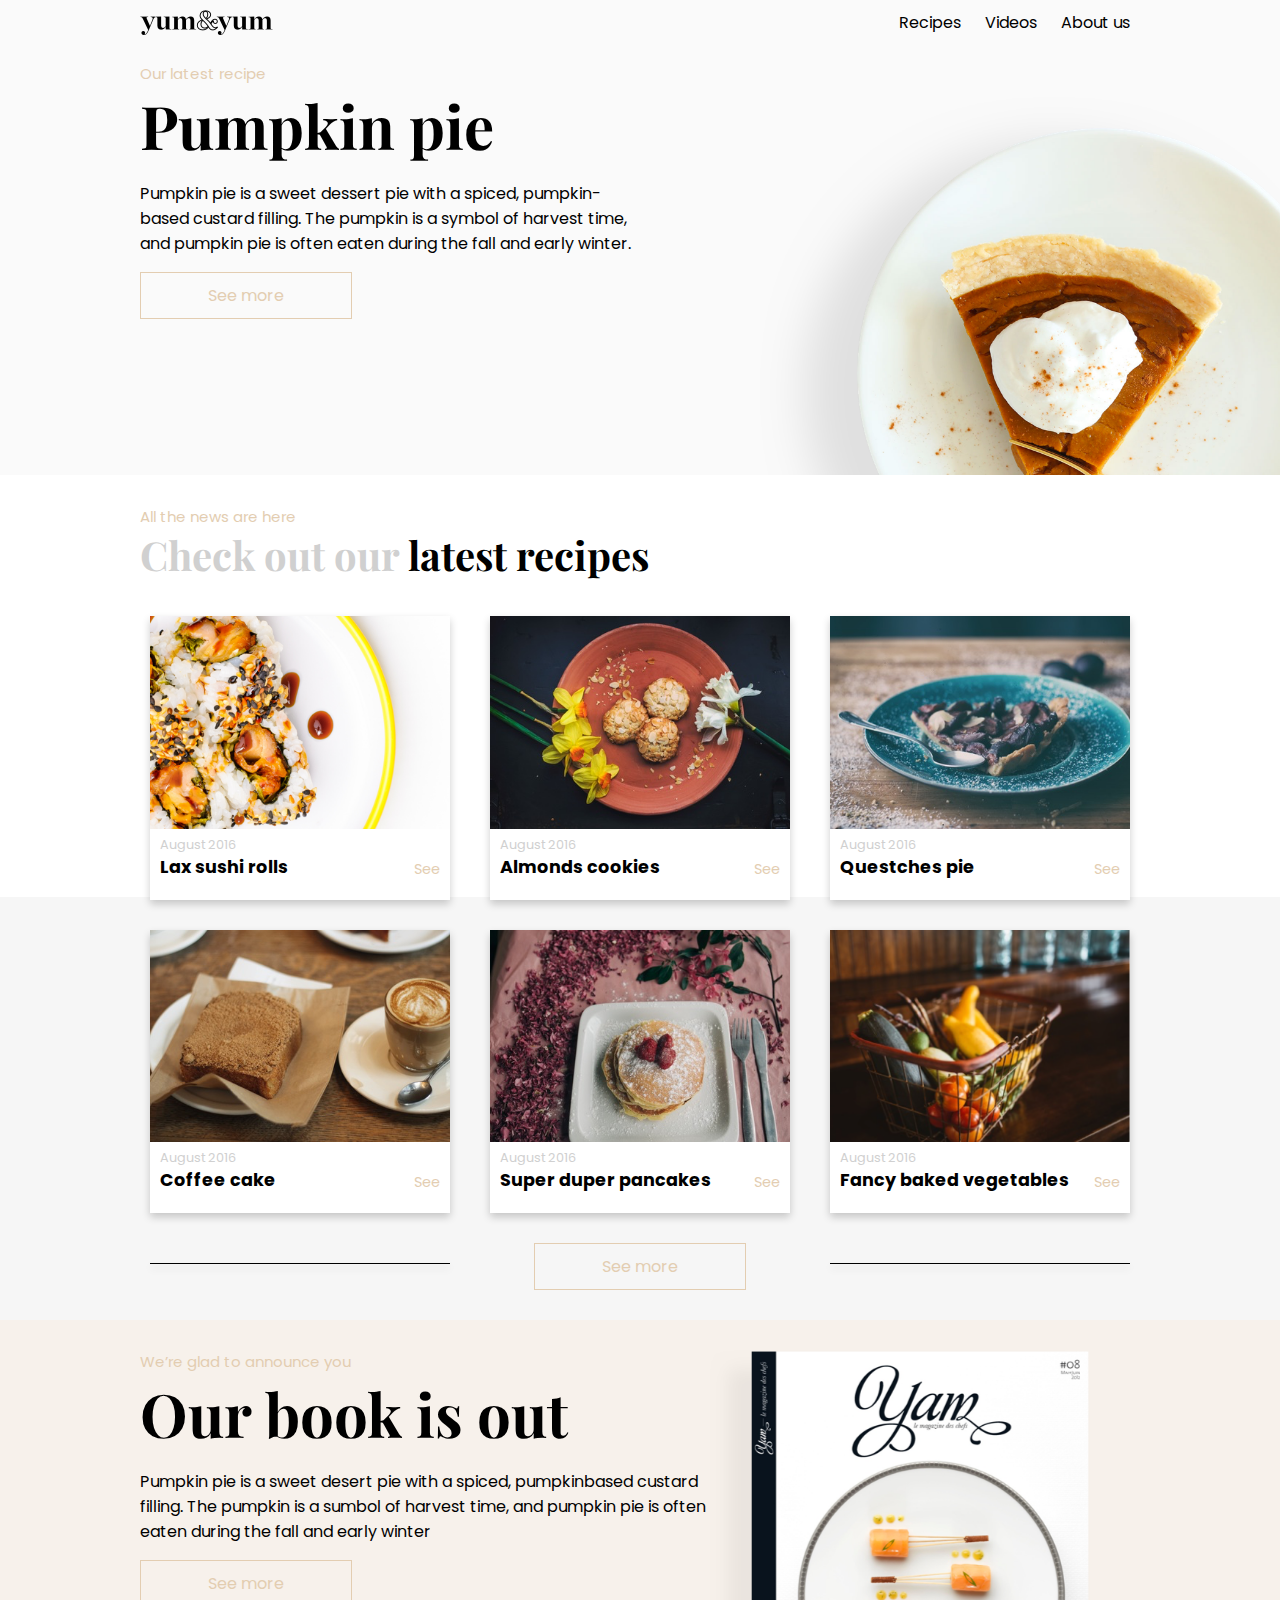
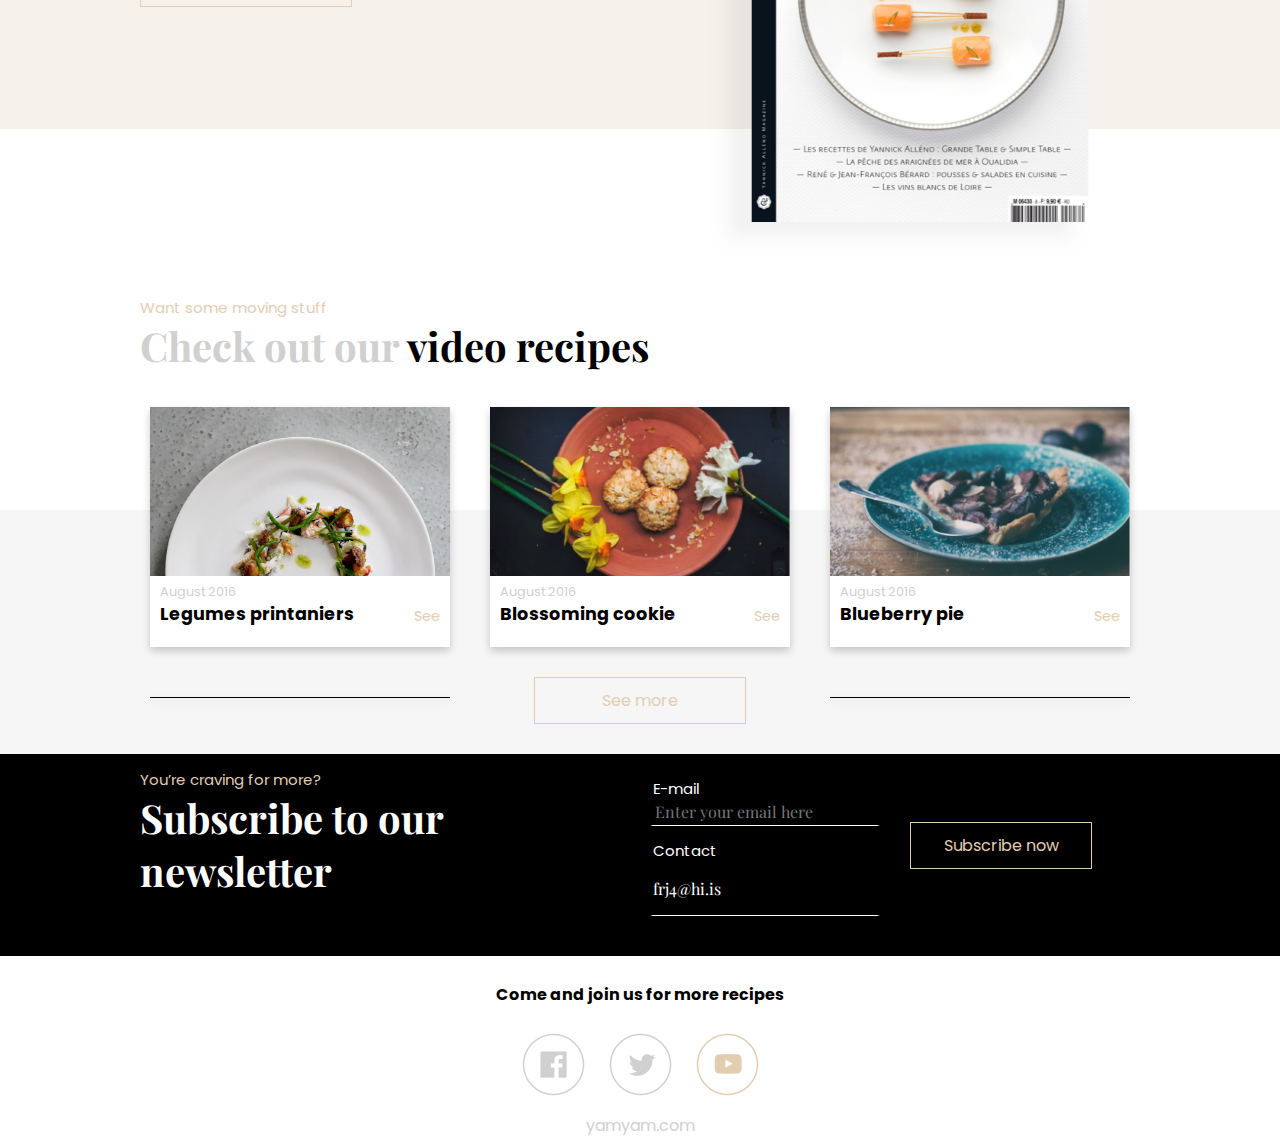
<file: index.html>
<!DOCTYPE html>
<html lang="en">

<head>
  <meta charset="UTF-8">
  <meta name="viewport" content="width=device-width, initial-scale=1.0">
  <meta http-equiv="X-UA-Compatible" content="ie=edge">
  <link rel="stylesheet" href="css/stylesheet.css">
  <title>Verkefni 2 í Vefforritun</title>
</head>

<body>

  <header>
    <div class="bg-img">
      <div class="container box-header">
        <div id="logo">
          <img src="assets/logotype@2x.png" alt="Logo Yum and Yum">
        </div>
        <div class="menu">
          <input type="checkbox" id="mobile-nav" class="mobile">
          <label for="mobile-nav" class="mobile-trigger">Menu</label>
          <nav>
            <ul class="nav">
              <li>
                <a href="#recipes">Recipes</a>
              </li>
              <li>
                <a href="#videos">Videos</a>
              </li>
              <li>
                <a href="#about">About us</a>
              </li>
            </ul>
          </nav>
        </div>
      </div>

      <section>
        <div class="container box-featured">
          <div class="text-header">


            <h3>Our latest recipe</h3>
            <h1>Pumpkin pie</h1>
            <p class="text">
              Pumpkin pie is a sweet dessert pie with a spiced, pumpkin-based custard filling. The pumpkin is a symbol of harvest time, and pumpkin pie is often eaten during the fall and early winter.
            </p>

            <a href="assets/seymour.png">
              <div class="button"> <span>See</span> more</div>
            </a>
          </div>
        </div>
      </section>
    </div>
  </header>
  <main>
    <div class="bg-color2">
    <div class="container box-recipes" id="recipes">
      <section>
        <h3>All the news are here</h3>
        <h2><span>Check out our</span> latest recipes</h2>
        <ul class="flex-container">

          <li class="recipe-item medium-50 small-100">
            <img src="assets/image@2x.png" alt="A picture of lax sushi rolls">
            <div class="text-box">
              <div class="text-item">
                <p class="recipe-date">August 2016</p>
                <h4 class="picture-text">Lax sushi rolls</h4>
              </div>
              <div class="text-item link">
                <a href="assets/image@3x.png">See</a>
              </div>
            </div>
          </li>

          <li class="recipe-item medium-50 small-100">
            <img src="assets/image-card-2@2x.png" alt="A picture of almond cookies">
            <div class="text-box">
              <div class="text-item">
                <p class="recipe-date">August 2016</p>
                <h4 class="picture-text">Almonds cookies</h4>
              </div>
              <div class="text-item link">
                <a href="assets/image-card-2@3x.png">See</a>
              </div>
            </div>
          </li>

          <li class="recipe-item medium-50 small-100">
            <img src="assets/image-card-3@2x.png" alt="A picture of questches pie">
            <div class="text-box">
              <div class="text-item">
                <p class="recipe-date">August 2016</p>
                <h4 class="picture-text">Questches pie</h4>
              </div>
              <div class="text-item link">
                <a href="assets/image-card-3@3x.png">See</a>
              </div>
            </div>
          </li>

          <li class="recipe-item medium-50 small-100">
            <img src="assets/image-card-4@2x.png" alt="A picture of coffee cake">
            <div class="text-box">
              <div class="text-item">
                <p class="recipe-date">August 2016</p>
                <h4 class="picture-text">Coffee cake</h4>
              </div>
              <div class="text-item link">
                <a href="assets/image-card-4@3x.png">See</a>
              </div>
            </div>
          </li>

          <li class="recipe-item medium-50 small-100">
            <img src="assets/image-card-5@2x.png" alt="A picture of super duper pancakes">
            <div class="text-box">
              <div class="text-item">
                <p class="recipe-date">August 2016</p>
                <h4 class="picture-text">Super duper pancakes</h4>
              </div>
              <div class="text-item link">
                <a href="assets/image-card-5@2x.png">See</a>
              </div>
            </div>
          </li>

          <li class="recipe-item medium-50 small-100">
            <img src="assets/image-card-6@3x.png" alt="A picture of fancy baked vegetables">
            <div class="text-box">
              <div class="text-item">
                <p class="recipe-date">August 2016</p>
                <h4 class="picture-text">Fancy baked vegetables</h4>
              </div>
              <div class="text-item link">
                <a href="assets/image-card-6@3x.png">See</a>
              </div>
            </div>
          </li>
          <li class="recipe-item line medium-50 small-100">
            <div></div>
          </li>
          <li class="recipe-item button medium-50 small-100">
            <a href="assets/seymour.png">
              <span>See</span> more
            </a>
          </li>
          <li class="recipe-item line medium-50 small-100">
            <div></div>
          </li>
        </ul>

      </section>
    </div>
  </div>
    <div class="bg-color">
      <section>
        <div class="container box-book">
          <div class="book-item n1 medium-100 small-100">
            <h3>We’re glad to announce you</h3>
            <h1>Our book is out</h1>
            <p>
              Pumpkin pie is a sweet desert pie with a spiced, pumpkinbased custard filling. The pumpkin is a sumbol of harvest time, and pumpkin pie is often eaten during the fall and early winter
            </p>
            <a href="assets/seymour.png">
              <div class="button"><span>See</span> more</div>
            </a>

          </div>
          <div class="book-item n2 medium-100 small-100">
            <img src="assets/magazine@2x.png" alt="A image of the new book" class="book-item">
          </div>
        </div>
      </section>
    </div>
    <div class="bg-color3">
    <div class="container box-recipes" id="videos">
      <section>
        <h3>Want some moving stuff</h3>
        <h2><span>Check out our</span> video recipes</h2>
        <ul class="flex-container">
          <li class="recipe-item medium-50 small-100">
            <img src="assets/legumes-printaniers-2x.png" alt="A video of legumes printaniers">
            <img src="assets/play-icon@3x.png" alt="play icon" class="play-button">
            <div class="text-box">
              <div class="text-item">
                <p class="recipe-date">August 2016</p>
                <h4 class="picture-text">Legumes printaniers</h4>
              </div>
              <div class="text-item link">
                <a href="assets/legumes-printaniers-2x.png">See</a>
              </div>
            </div>
          </li>

          <li class="recipe-item medium-50 small-100">
            <img src="assets/image-video-2@3x.png" alt="A video of blossoming cookies">
            <img src="assets/play-icon@3x.png" alt="play icon" class="play-button">
            <div class="text-box">
              <div class="text-item">
                <p class="recipe-date">August 2016</p>
                <h4 class="picture-text">Blossoming cookie</h4>
              </div>
              <div class="text-item link">
                <a href="assets/image-video-2@3x.png">See</a>
              </div>
            </div>
          </li>

          <li class="recipe-item medium-50 small-100">
            <img src="assets/image-video-3@3x.png" alt="A video of a blueberry pie">
            <img class="play-button" src="assets/play-icon@3x.png" alt="play icon">
            <div class="text-box">
              <div class="text-item">
                <p class="recipe-date">August 2016</p>
                <h4 class="picture-text">Blueberry pie</h4>
              </div>
              <div class="text-item link">
                <a href="assets/image-video-3@3x.png">See</a>
              </div>
            </div>
          </li>
          <li class="recipe-item medium-50 small-100 line">
            <div></div>
          </li>
          <li class="recipe-item medium-50 small-100 button">
            <a href="assets/seymour.png">
              <span>See</span> more
            </a>
          </li>

          <li class="recipe-item medium-50 small-100 line">
            <div></div>
          </li>
        </ul>
      </section>
    </div>
  </div>

</main>

  <footer>
    <div class="footer-bg">
      <div class="container" id="about">
        <section>
          <div class="box-footer">
            <div class="item-footer subtext medium-100 small-100">
              <h3>You’re craving for more?</h3>
              <h2>Subscribe to our newsletter</h2>
            </div>
            <div class="item-footer medium-50 small-100">
              <div class="contact">
                <form>
                  <h3>E-mail</h3>
                  <input required type="email" name="email" id="email" placeholder="Enter your email here">
                </form>
              </div>
              <div class="contact">
                <h3>Contact</h3>
                <p>frj4@hi.is</p>
              </div>
            </div>
            <div class="item-footer medium-50 small-100">
              <a href="https://www.youtube.com/channel/UCPtLVvj-XXcHWEGLuFCrGMg">
                <div class="button subscribe"><span>Subscribe</span> now</div>
              </a>
            </div>
          </div>
        </section>

      </div>
    </div>
      <div class="container box-social">
        <div class="item-social">
          <p>Come and join us for more recipes</p>
        </div>

        <div class="item-social">
          <img src="assets/facebook-icon@3x.png" alt="facebook logo">
          <img src="assets/twitter-icon@3x.png" alt="twitter logo">
          <img src="assets/you-tube-icon@3x.png" alt="youtube logo">
        </div>
        <div class="item-social">
          <a href="http://www.yamyam.com/">yamyam.com</a>
        </div>
      </div>


  </footer>
</body>

</html>
</file>
<file: css/stylesheet.css>
@import 'https://fonts.googleapis.com/css?family=Playfair+Display|Poppins';
html, body {
  font-family: 'Poppins', sans-serif;
  /*-webkit-box-sizing: border-box;
  -moz-box-sizing: border-box;*/
  box-sizing: border-box;
  overflow-x: hidden;
  margin: 0 auto;
}

a {
  text-decoration: none;
  color: currentColor;
}

.container {
  max-width: 1000px;
  margin: 0 auto;
  padding: 10px;
}

h1, h2 {
  font-family: 'Playfair Display', serif;
}

h1 {
  font-size: 60px;
  font-weight: bold;
  margin-top: 0px;
  margin-bottom: 15px;
}

h2 {
  font-size: 40px;
  margin-top: 0;
  margin-bottom: 25px;
}

h2>span {
  color: rgb(208, 208, 208);
}

h3 {
  color: rgb(227, 205, 177);
  font-weight: normal;
  font-size: 15px;
  margin: 0px;
}

h4 {
  display: inline;
  font-size: 1.1em;
}

h4~a {
  display: inline;
}

section {
  padding: 0px;
}

.box-recipes {
  padding-top: 30px;
}

.box-header {
  display: flex;
  justify-content: space-between;
}

ul>li {
  display: inline;
  margin: 10px;
}

.box-featured {
  display: flex;
}

.bg-img {
  background-image: url("../assets/background-header-image@2x.png");
  background-repeat: no-repeat;
  background-position: right;
  background-size: 1000px;
  height: 475px;
  background-color: rgb(250, 250, 250);
}

.bg-color {
  background: linear-gradient( rgb(247, 241, 235)0%, rgb(247, 241, 235) 75%, white 75%, white 100%);
}
.bg-color2 {
  background: linear-gradient( white 0%, white 50%,  #f6f6f6 50%, #f6f6f6 100%);
}
.bg-color3 {
  background: linear-gradient( white 0%, white 50%, #f6f6f6 50%, #f6f6f6 100%);
}

.footer-bg {
  background-color: black;
}

.text-header>.text {
  width: 50%;
}

.flex-container {
  display: flex;
  flex-direction: row;
  flex-wrap: wrap;
  justify-content: center;
  justify-content: space-between;
}

ul, li {
  list-style: none outside none;
  margin: 0;
  padding: 0;
}

.recipe-item {
  position: relative;
  margin-bottom: 20px;
  box-shadow: 0 4px 8px 0 rgba(0, 0, 0, 0.2);
  width: 30%;
  padding-bottom: 20px;
  background-color: white;
}

.recipe-item>img {
  width: 100%;
}

.recipe-date {
  font-size: 0.8em;
  margin: 0;
  color: rgb(208, 208, 208);
}

.text-box {
  display: flex;
  align-items: flex-end;
}

.text-item {
  width: 87%;
  padding-left: 10px;
}

.text-box>.text-item.link {
  width: 13%;
  color: rgb(227, 205, 177);
  font-size: 0.9em;
}

.play-button {
  display: none;
  position: absolute;
  top: 25%;
  right: 40%;
  max-height: 50px;
  max-width: 50px;
}

.recipe-item:hover {
  /*background: linear-gradient( rgb(247, 241, 235)0%, rgb(247, 241, 235) 64%, white 64%, white 100%);*/
}

.recipe-item:hover>img {
  display: inline;
  opacity: 0.8;
}

.recipe-item.button {
  box-shadow: none;
  background-color: transparent;
}

.recipe-item.line {
  display: inline-flex;
  width: 30%;
  height: 1px;
  margin-top: 30px;
  background: black;
  padding: 0;
}

.box-book {
  display: flex;
  padding-top: 30px;
  /*margin-top: 20px;*/
}

.book-item {
  width: 60%;
}

.book-item.n2 {
  width: 40%;
  padding-right: 50px;
}

.book-item>img {
  /*padding-right: 75px;*/
  height: 100%;
  width: 100%;
  /*height: 100%;*/
}

.box-footer {
  display: flex;
  flex-wrap: wrap;
  background: black;
  color: white;
  align-items: center;
  padding-bottom: 20px;
}

.item-footer {
  width: 25%;
  text-align: left;
}

.item-footer.subtext {
  width: 50%;
  text-align: left;
}

.box-social {
  display: flex;
  flex-direction: column;
  align-items: center;
}

.box-social>.item-social>img {
  margin: 10px;
}

.button {
  text-align: center;
  width: 90px;
  border-style: solid;
  border-width: thin;
  padding: 10px 60px 10px;
  color: rgb(227, 205, 177);
}

.button-item {
  margin-top: 10px;
  margin-bottom: 10px;
  width: 200px;
}

.button:hover {
  border-color: rgb(227, 205, 177);
  background-color: rgb(227, 205, 177);
  background: linear-gradient( to right, rgb(227, 205, 177)0%, rgb(227, 205, 177) 47%, transparent 47%, transparent 100%);
}

.button:hover>span, .button:hover>a>span {
  color: white;
}

.button.subscribe:hover {
  background: linear-gradient( to right, rgb(227, 205, 177)0%, rgb(227, 205, 177) 62%, transparent 62%, transparent 100%);
}


.item-footer>a>.button {
  background-color: black;
  padding: 10px 30px 10px;
  width: 120px;
  margin-left: 20px;
}

form>input, .contact>p {
  font-family: 'Playfair Display', serif;
  font-size: 16px;
  background-color: black;
  border-style: none;
}

textarea:focus, input:focus {
  color: white;
}

.contact {
  border-style: solid;
  border-color: black;
  border-bottom-color: white;
  border-bottom-width: thin;
  margin: 10px;
}

.contact>h3, .contact>form>h3 {
  color: white;
}

.item-social>p {
  font-weight: bolder;
}

.item-social>a:link {
  color: rgb(208, 208, 208);
}

.menu>label, .menu>input {
  display: none;
}


/*medium stæð*/

@media only screen and (max-width: 767px) and (min-width: 550px) {
  .medium-50 {
    width: 45%;
  }
  .medium-50.button {
    width: 90px;
    margin: auto;
  }
  .medium-100>a>.button {
    width: 90px;
    margin: auto;
    margin-bottom: 10px;
  }
  .medium-50.line {
    display: none;
  }
  .medium-100 {
    width: 100%;
  }
  .medium-100.subtext {
    width: 100%;
  }
  /*.flex-container{
    justify-content: space-around;;
  }*/
  .box-book, .box-footer {
    flex-wrap: wrap;
    align-content: center;
  }
  .book-item, .item-footer, .item-footer.subtext {
    margin: auto;
    align-items: center;
    text-align: center;
  }
  .book-item.n2 {
    padding-left: 25px;
    height: 60%;
    width: 60%;
  }
  h1 {
    font-size: 2.7em;
  }
  h2 {
    font-size: 2.0em;
  }
  h3 {
    display: block;
    text-align: center;
  }
  .contact, .contact>h3, .contact>form>h3 {
    text-align: left;
  }
}


/*lítil stærð*/

@media only screen and (max-width: 549px) {
  .small-100 {
    width: 100%;
  }
  .small-100.button {
    width: 90px;
    margin: auto;
  }
  .small-100.line {
    display: none;
  }
  .small-100.button, .small-100>a>.button {
    width: 90px;
    margin: auto;
  }
  .small-100>a>.button {
    margin-bottom: 10px;
  }
  .bg-img {
    background-position: right -210px bottom -20px;
  }
  .box-book, .box-footer {
    flex-wrap: wrap;
    align-content: center;
  }
  .book-item, .item-footer, .item-footer.subtext {
    margin: auto;
    align-items: center;
    text-align: center;
  }
  .book-item.n2 {
    padding-left: 25px;
  }
  .item-footer>a>.subscribe {
    padding: 10px 30px 10px;
    width: 120px;
  }
  h1 {
    font-size: 2.2em;
  }
  h2 {
    font-size: 1.6em;
  }
  h3 {
    display: block;
    text-align: center;
  }
  .contact, .contact>h3, .contact>form>h3 {
    text-align: left;
  }
  .box-featured>.text-header>.text {
    width: 90%;
  }
  .book-item.n2 {
    padding-left: 25px;
    height: 75%;
    width: 75%;
  }
  /*hamburger menu, fengið frá https://notendur.hi.is/~osk1/vefforritun/2016/examples/css/13/hamburger.html*/
  .menu>label {
    display: block;
    ;
  }
  .mobile, .mobile-trigger {
    display: none;
  }
  .mobile:checked~nav {
    transform: translateY(54px);
  }
  .mobile-trigger {
    display: block;
    position: relative;
    /*position: fixed;*/
    top: 0px;
    text-align: right;
    /*align-self: flex-end;*/
    z-index: 100;
    margin-bottom: -45px;
    padding-top: 15px;
    padding-right: 20px;
  }
  .nav {
    display: flex;
    ;
    height: 300px;
    flex-direction: column;
    justify-content: space-around;
    list-style: none;
    font-size: 2.5em;
  }
  nav>ul>li {
    text-align: center;
  }
  nav {
    position: relative;
    /*position: absolute;*/
    top: 0;
    left: 0;
    z-index: 1;
    width: 100%;
    transform: translateY(-100%);
    transition: transform 300ms ease-in;
    max-width: 800px;
    /*margin: 0 auto;*/
    padding-bottom: 20px;
    background: linear-gradient( rgb(227, 205, 177)0%, rgb(227, 205, 177) 90%, transparent 47%, transparent 100%);
    display: block;
  }
  .menu {
    display: block;
    /*position: fixed;*/
    position: absolute;
    top: 0;
    left: 0;
    width: 100%;
    height: 60px;
    z-index: 10;
    background: transparent;
  }
  input {
    /*text-rendering: auto;*/
    color: initial;
    letter-spacing: normal;
    word-spacing: normal;
    text-transform: none;
    text-indent: 0px;
    text-shadow: none;
    text-align: start;
  }
}
</file>
